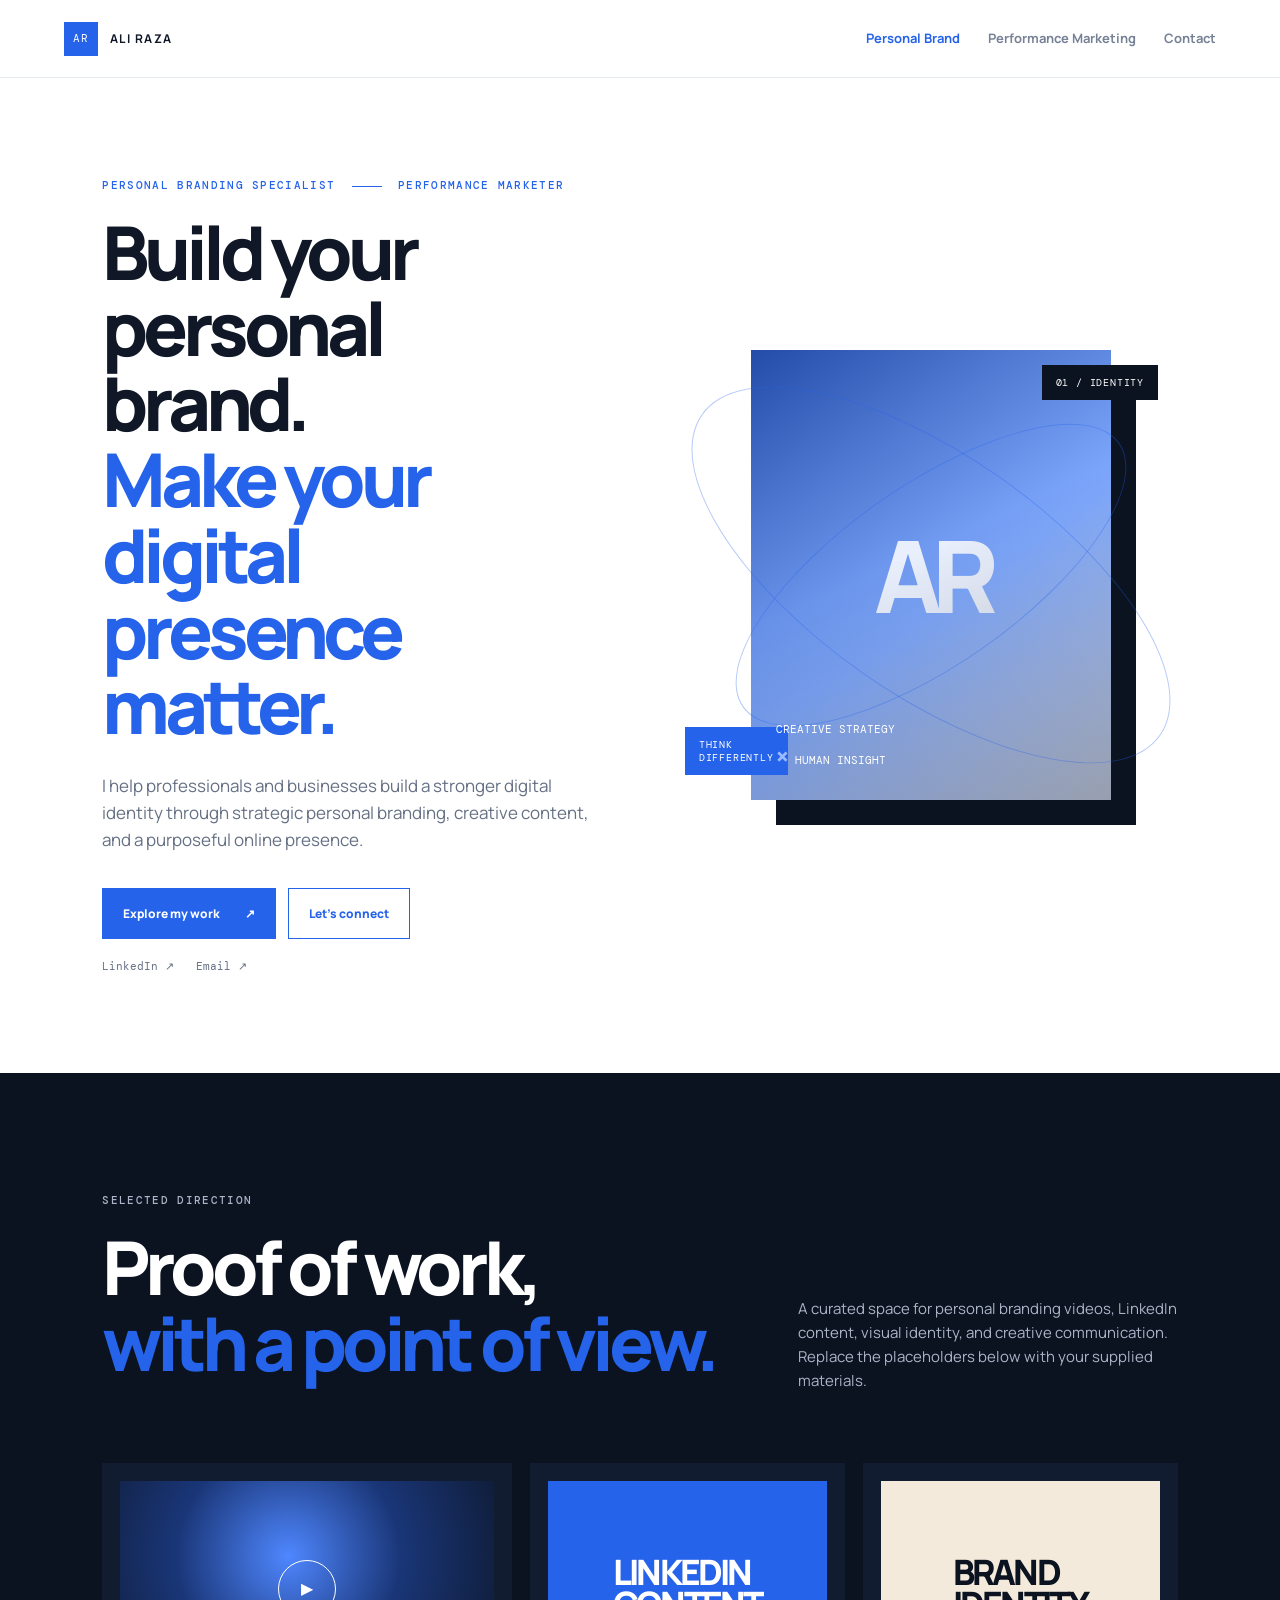
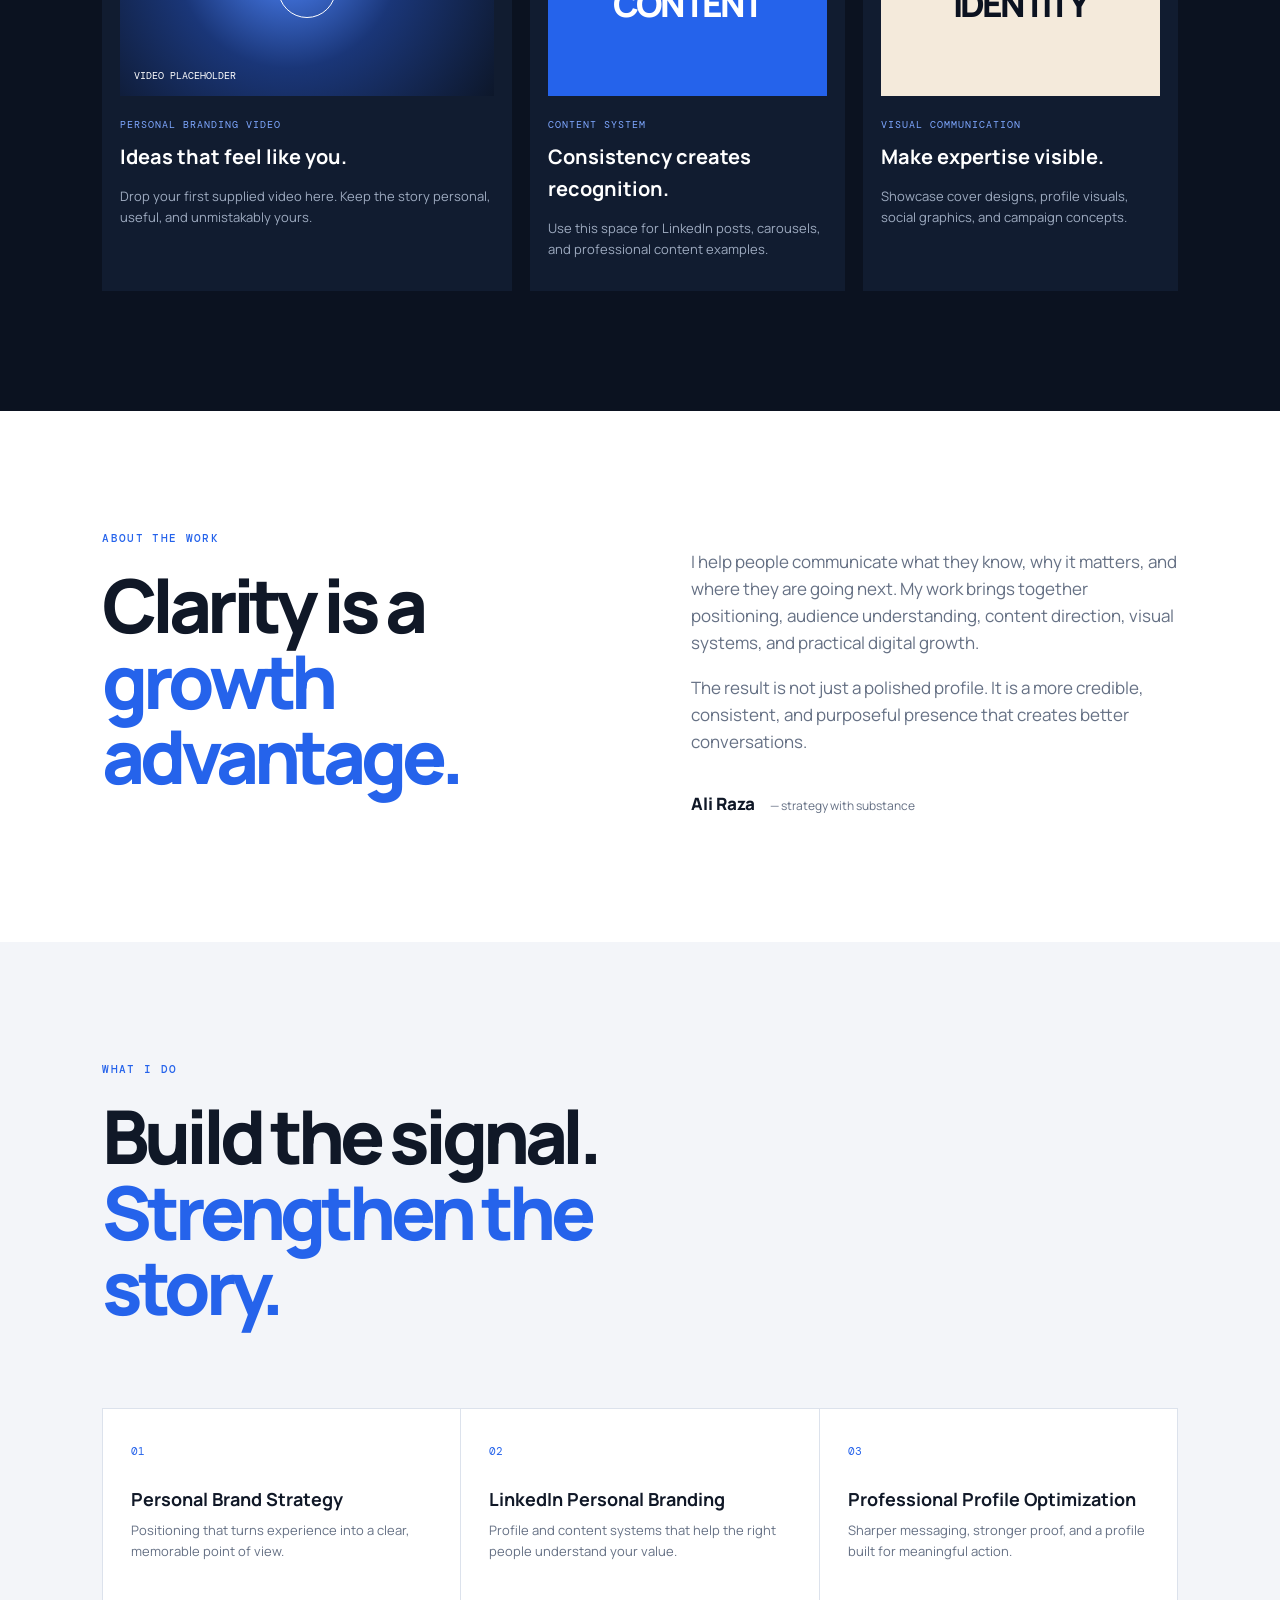
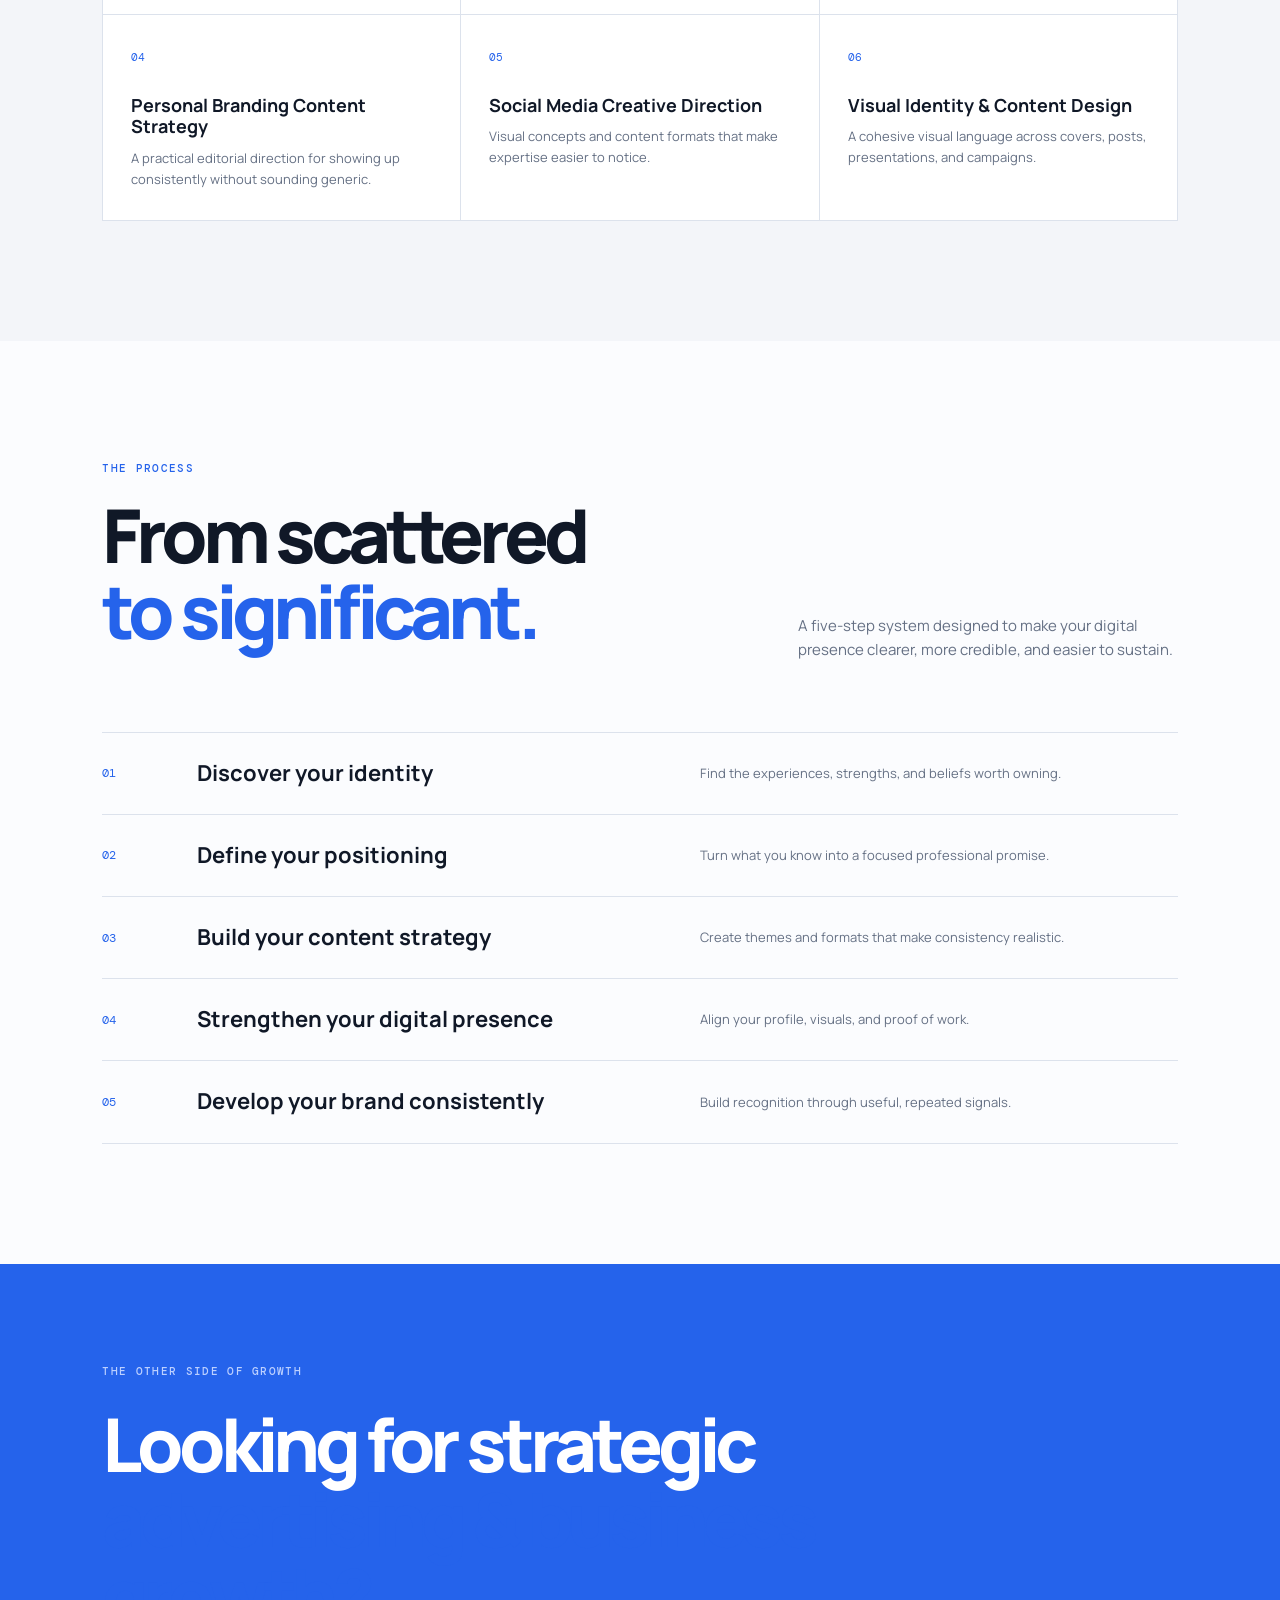
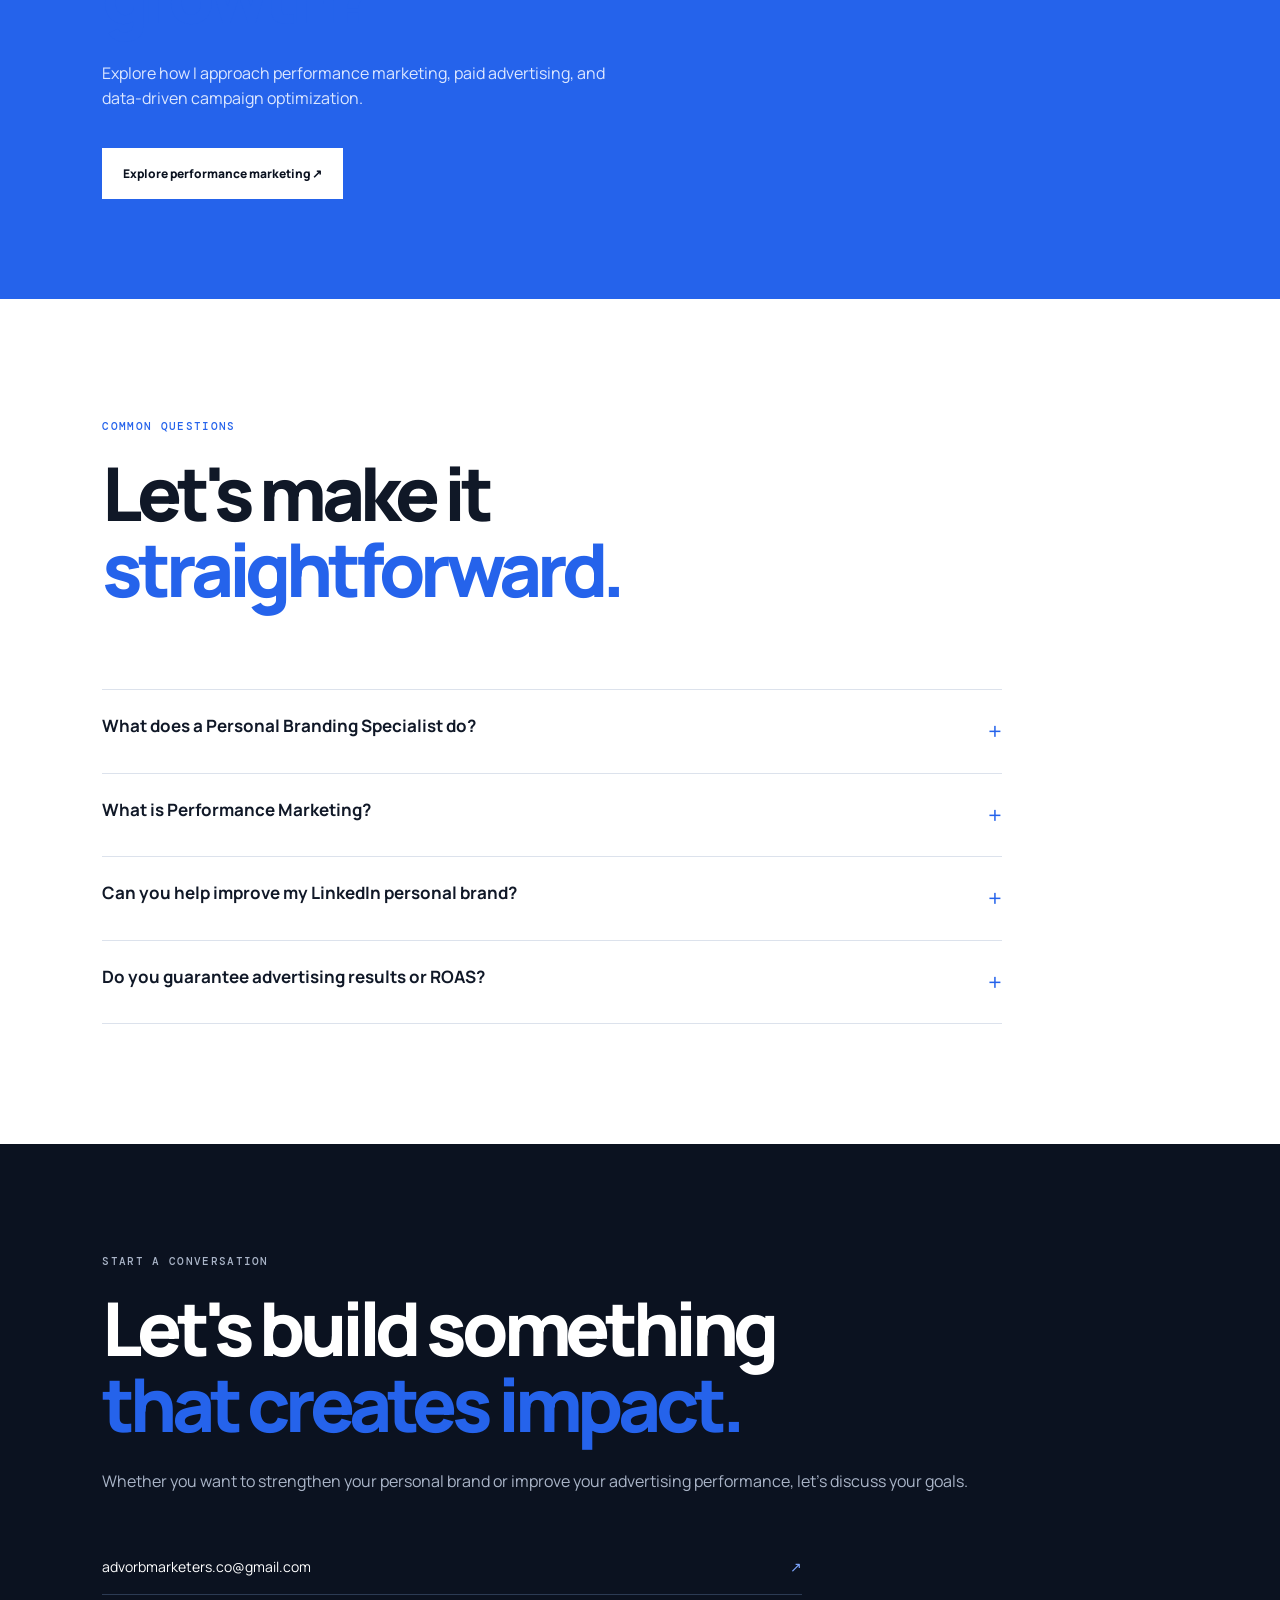
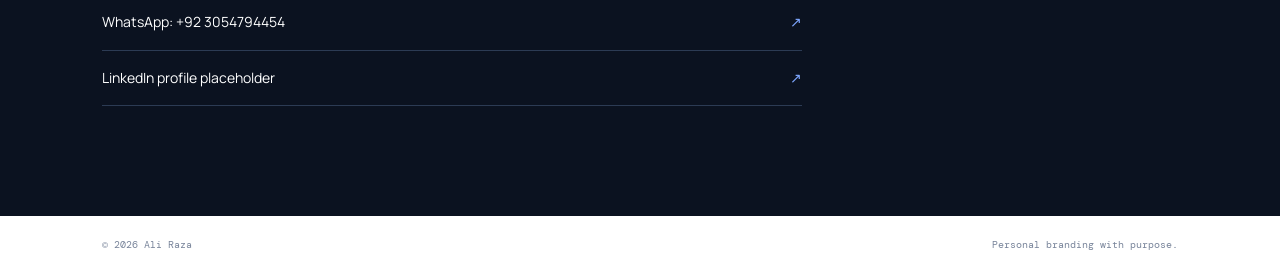
<file: index.html>
<!doctype html>
<html lang="en">
<head>
  <meta charset="utf-8">
  <meta name="viewport" content="width=device-width, initial-scale=1">
  <title>Ali Raza — Personal Branding Specialist</title>
  <meta name="description" content="Ali Raza helps professionals build stronger digital identities through personal branding, creative content, and purposeful online presence.">
  <meta property="og:title" content="Ali Raza — Personal Branding Specialist">
  <meta property="og:description" content="Build your personal brand. Make your digital presence matter.">
  <meta property="og:type" content="website">
  <link rel="preconnect" href="https://fonts.googleapis.com">
  <link rel="preconnect" href="https://fonts.gstatic.com" crossorigin>
  <link href="https://fonts.googleapis.com/css2?family=DM+Mono:wght@400;500&family=Manrope:wght@400;500;600;700;800&display=swap" rel="stylesheet">
  <link rel="stylesheet" href="styles.css">
</head>
<body>
  <header class="site-header"><a class="logo" href="index.html"><span>AR</span><b>ALI RAZA</b></a><button class="menu-toggle" aria-label="Open menu">☰</button><nav class="nav"><a class="active" href="index.html">Personal Brand</a><a href="performance.html">Performance Marketing</a><a href="#contact">Contact</a></nav></header>
  <main>
    <section class="hero section-grid" id="top"><div class="hero-copy reveal"><p class="eyebrow">PERSONAL BRANDING SPECIALIST <i></i> PERFORMANCE MARKETER</p><h1>Build your personal brand.<br><em>Make your digital presence matter.</em></h1><p class="lede">I help professionals and businesses build a stronger digital identity through strategic personal branding, creative content, and a purposeful online presence.</p><div class="actions"><a class="btn btn-primary" href="#work">Explore my work <span>↗</span></a><a class="btn btn-ghost" href="#contact">Let's connect</a></div><div class="socials"><a href="https://www.linkedin.com" target="_blank" rel="noreferrer">LinkedIn ↗</a><a href="mailto:advorbmarketers.co@gmail.com">Email ↗</a></div></div><div class="hero-art reveal"><div class="portrait"><div class="portrait-initials">AR</div><span class="portrait-label">CREATIVE STRATEGY<br><b>×</b> HUMAN INSIGHT</span></div><div class="orbit orbit-one"></div><div class="orbit orbit-two"></div><div class="floating-note note-one">01 / IDENTITY</div><div class="floating-note note-two">THINK<br>DIFFERENTLY</div></div></section>

    <section class="section dark-section" id="work"><div class="section-head reveal"><div><p class="eyebrow">SELECTED DIRECTION</p><h2>Proof of work,<br><em>with a point of view.</em></h2></div><p class="section-intro">A curated space for personal branding videos, LinkedIn content, visual identity, and creative communication. Replace the placeholders below with your supplied materials.</p></div><div class="work-grid"><article class="work-card work-video reveal"><div class="video-placeholder"><span class="play">▶</span><small>VIDEO PLACEHOLDER</small></div><div><p class="card-kicker">PERSONAL BRANDING VIDEO</p><h3>Ideas that feel like you.</h3><p>Drop your first supplied video here. Keep the story personal, useful, and unmistakably yours.</p></div></article><article class="work-card reveal"><div class="design-placeholder blue"><span>LINKEDIN<br>CONTENT</span></div><p class="card-kicker">CONTENT SYSTEM</p><h3>Consistency creates recognition.</h3><p>Use this space for LinkedIn posts, carousels, and professional content examples.</p></article><article class="work-card reveal"><div class="design-placeholder cream"><span>BRAND<br>IDENTITY</span></div><p class="card-kicker">VISUAL COMMUNICATION</p><h3>Make expertise visible.</h3><p>Showcase cover designs, profile visuals, social graphics, and campaign concepts.</p></article></div></section>

    <section class="section split-section"><div class="reveal"><p class="eyebrow">ABOUT THE WORK</p><h2>Clarity is a<br><em>growth advantage.</em></h2></div><div class="about-copy reveal"><p>I help people communicate what they know, why it matters, and where they are going next. My work brings together positioning, audience understanding, content direction, visual systems, and practical digital growth.</p><p>The result is not just a polished profile. It is a more credible, consistent, and purposeful presence that creates better conversations.</p><div class="signature">Ali Raza <span>— strategy with substance</span></div></div></section>

    <section class="section light-section"><div class="section-head reveal"><div><p class="eyebrow">WHAT I DO</p><h2>Build the signal.<br><em>Strengthen the story.</em></h2></div></div><div class="service-grid"> <article class="service reveal"><span>01</span><h3>Personal Brand Strategy</h3><p>Positioning that turns experience into a clear, memorable point of view.</p></article><article class="service reveal"><span>02</span><h3>LinkedIn Personal Branding</h3><p>Profile and content systems that help the right people understand your value.</p></article><article class="service reveal"><span>03</span><h3>Professional Profile Optimization</h3><p>Sharper messaging, stronger proof, and a profile built for meaningful action.</p></article><article class="service reveal"><span>04</span><h3>Personal Branding Content Strategy</h3><p>A practical editorial direction for showing up consistently without sounding generic.</p></article><article class="service reveal"><span>05</span><h3>Social Media Creative Direction</h3><p>Visual concepts and content formats that make expertise easier to notice.</p></article><article class="service reveal"><span>06</span><h3>Visual Identity & Content Design</h3><p>A cohesive visual language across covers, posts, presentations, and campaigns.</p></article></div></section>

    <section class="section process-section"><div class="section-head reveal"><div><p class="eyebrow">THE PROCESS</p><h2>From scattered<br><em>to significant.</em></h2></div><p class="section-intro">A five-step system designed to make your digital presence clearer, more credible, and easier to sustain.</p></div><div class="process-list"><div class="process-item reveal"><b>01</b><span>Discover your identity</span><small>Find the experiences, strengths, and beliefs worth owning.</small></div><div class="process-item reveal"><b>02</b><span>Define your positioning</span><small>Turn what you know into a focused professional promise.</small></div><div class="process-item reveal"><b>03</b><span>Build your content strategy</span><small>Create themes and formats that make consistency realistic.</small></div><div class="process-item reveal"><b>04</b><span>Strengthen your digital presence</span><small>Align your profile, visuals, and proof of work.</small></div><div class="process-item reveal"><b>05</b><span>Develop your brand consistently</span><small>Build recognition through useful, repeated signals.</small></div></div></section>

    <section class="bridge reveal"><p class="eyebrow">THE OTHER SIDE OF GROWTH</p><h2>Looking for strategic<br><em>advertising & business growth?</em></h2><p>Explore how I approach performance marketing, paid advertising, and data-driven campaign optimization.</p><a class="btn btn-light" href="performance.html">Explore performance marketing ↗</a></section>

    <section class="section faq-section" id="faq"><div class="section-head reveal"><div><p class="eyebrow">COMMON QUESTIONS</p><h2>Let's make it<br><em>straightforward.</em></h2></div></div><div class="faq-list"><details class="reveal"><summary>What does a Personal Branding Specialist do?</summary><p>Personal branding helps professionals communicate expertise, build credibility, and develop a strong digital identity through clear positioning, content, and visual communication.</p></details><details class="reveal"><summary>What is Performance Marketing?</summary><p>Performance marketing is measurable advertising focused on connecting strategy, creative, audience, and conversion outcomes. Campaigns are monitored and improved using data.</p></details><details class="reveal"><summary>Can you help improve my LinkedIn personal brand?</summary><p>Yes. Support can include profile positioning, content strategy, LinkedIn visuals, and a practical system for showing up consistently.</p></details><details class="reveal"><summary>Do you guarantee advertising results or ROAS?</summary><p>No. Performance depends on budget, offer, market conditions, audience, creative, and conversion experience. I focus on disciplined strategy, measurement, and optimization.</p></details></div></section>

    <section class="contact dark-section" id="contact"><div class="contact-inner reveal"><p class="eyebrow">START A CONVERSATION</p><h2>Let's build something<br><em>that creates impact.</em></h2><p>Whether you want to strengthen your personal brand or improve your advertising performance, let's discuss your goals.</p><div class="contact-links"><a href="mailto:advorbmarketers.co@gmail.com">advorbmarketers.co@gmail.com <span>↗</span></a><a href="https://wa.me/923054794454" target="_blank" rel="noreferrer">WhatsApp: +92 3054794454 <span>↗</span></a><a href="https://www.linkedin.com" target="_blank" rel="noreferrer">LinkedIn profile placeholder <span>↗</span></a></div></div></section>
  </main><footer><span>© 2026 Ali Raza</span><span>Personal branding with purpose.</span></footer><script src="script.js"></script>
</body></html>
</file>
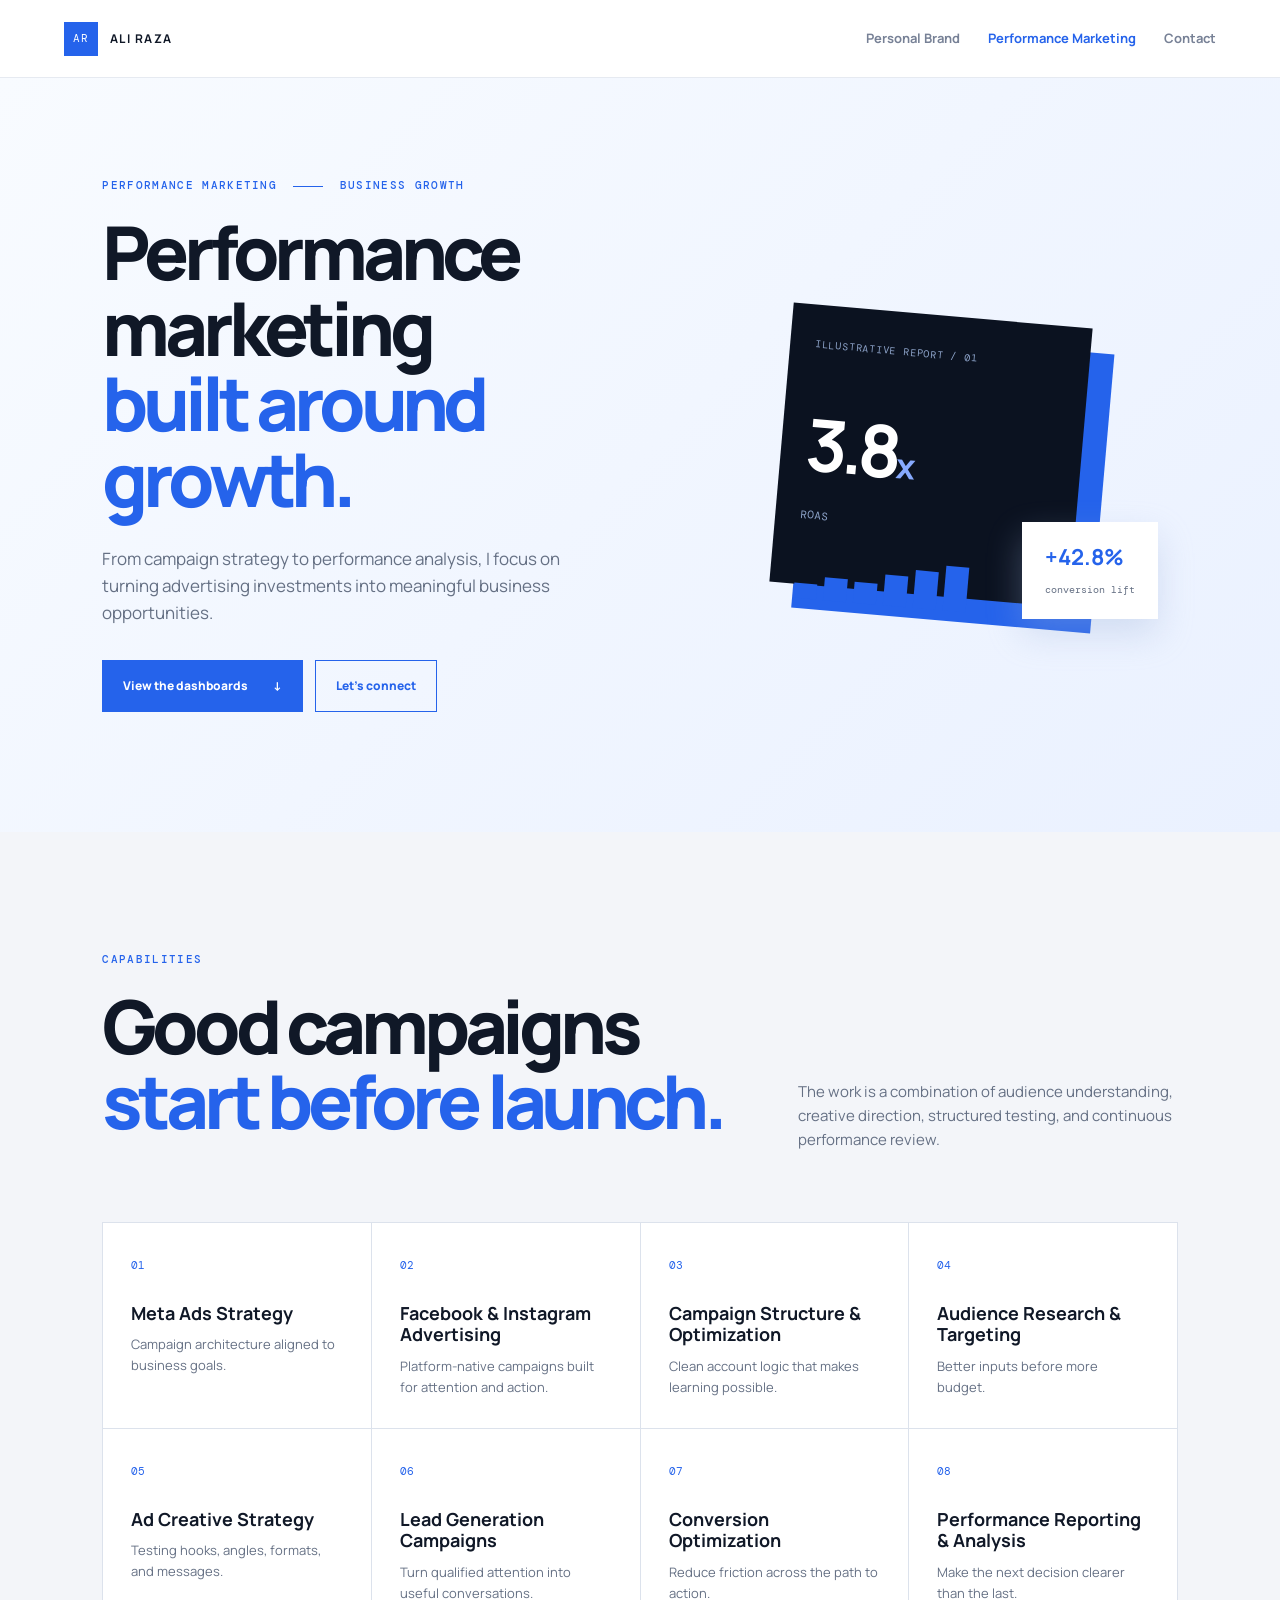
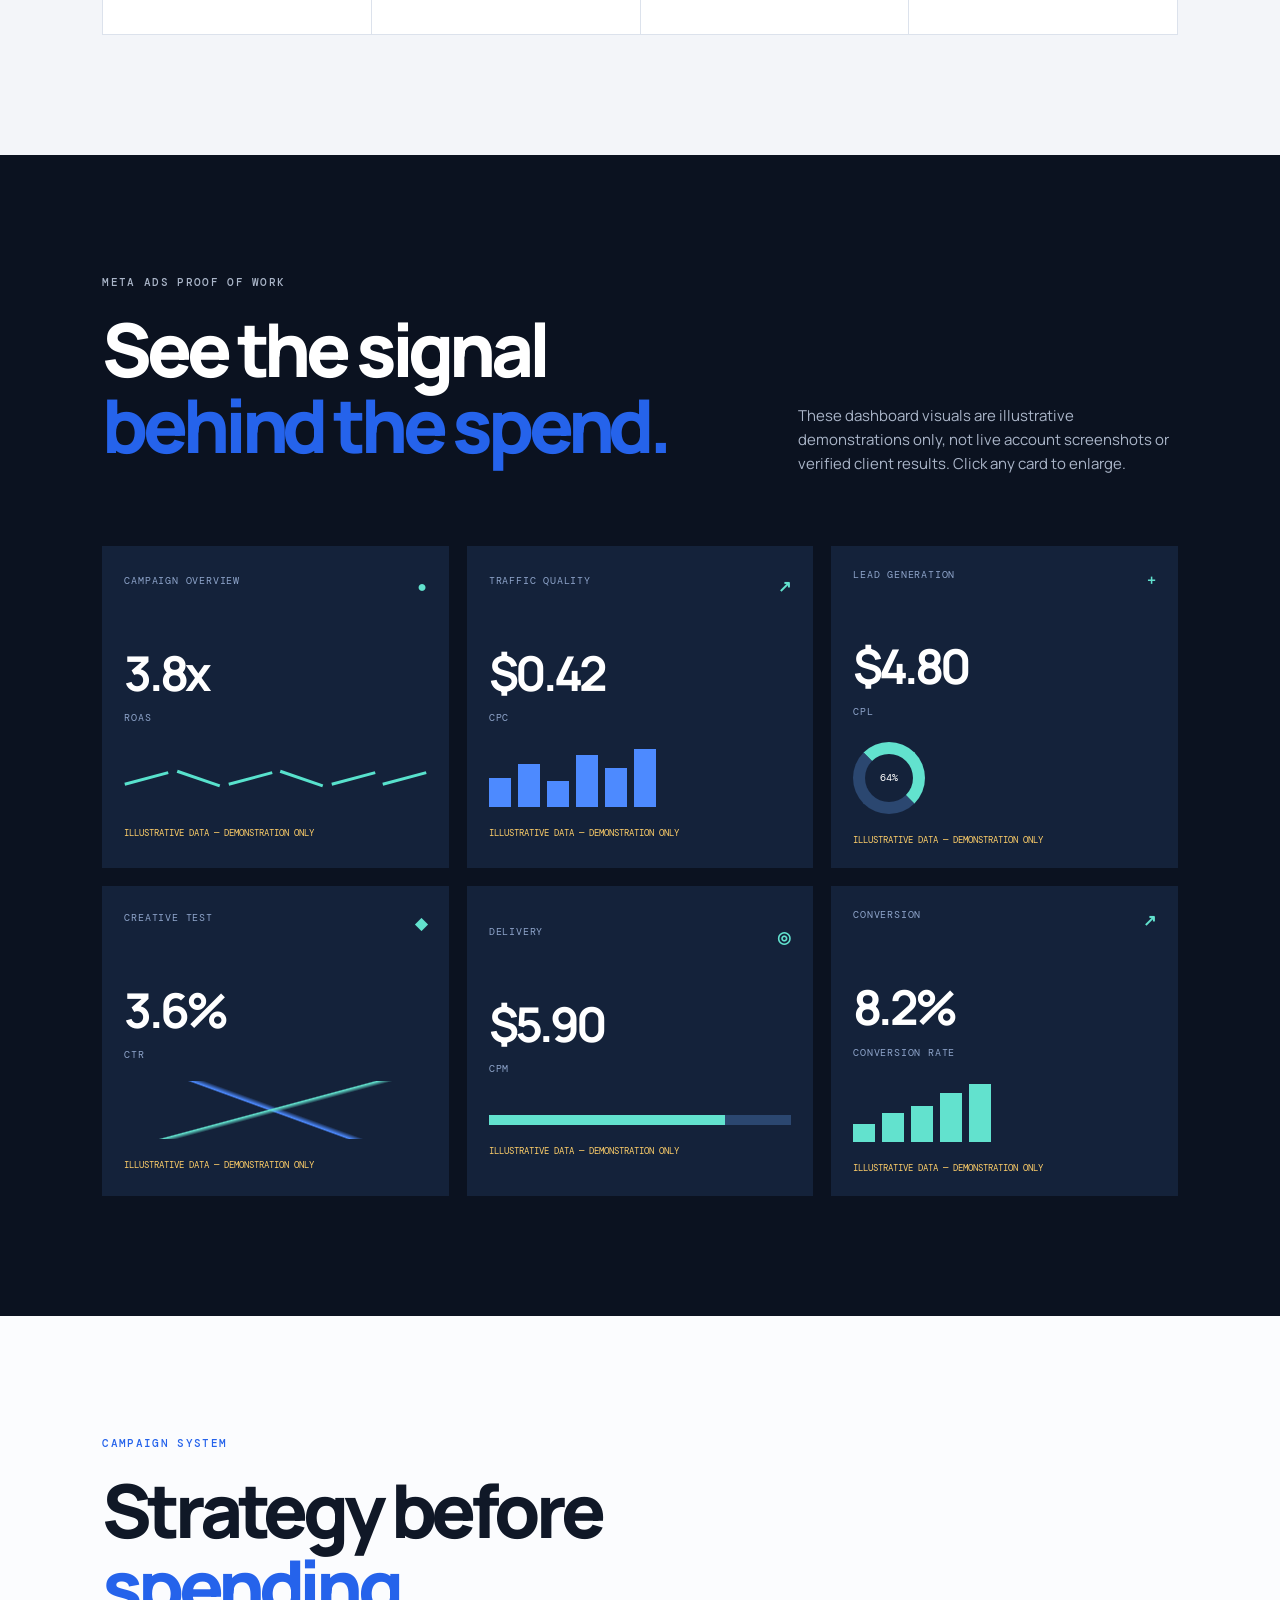
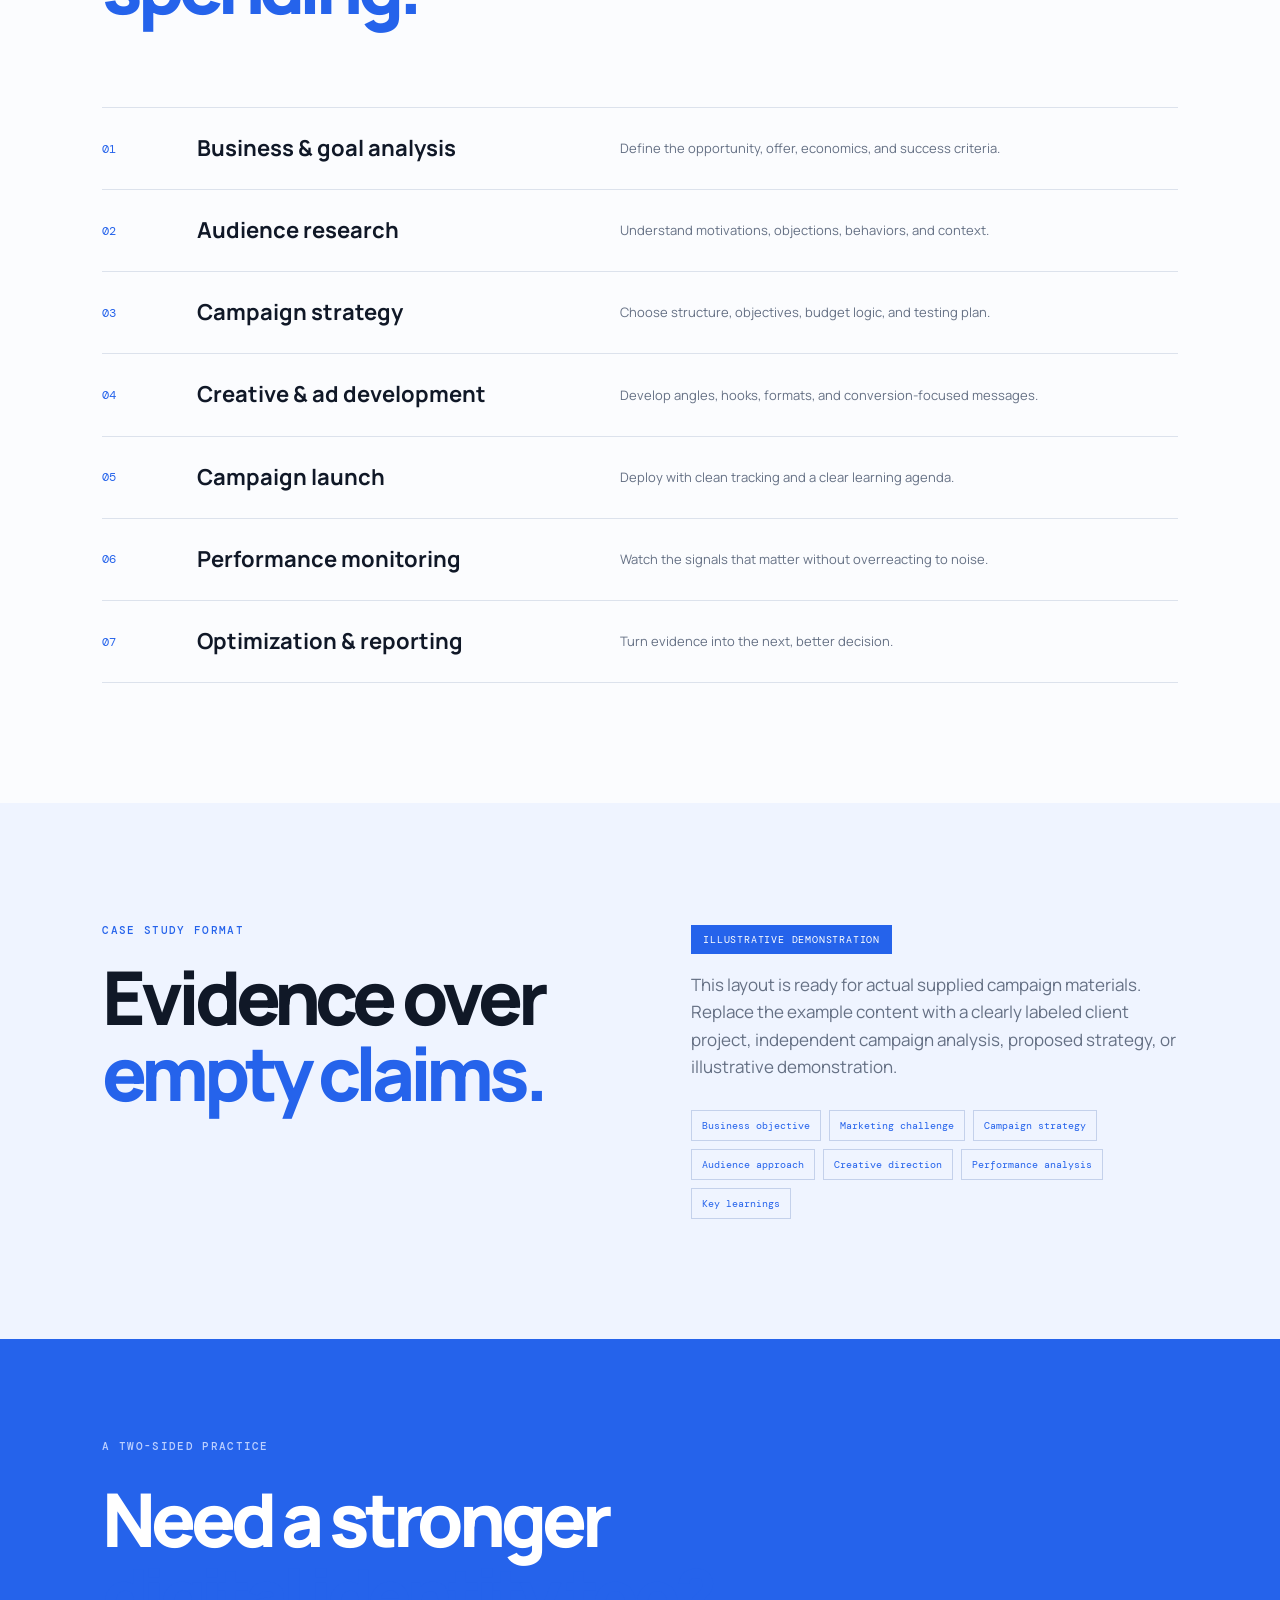
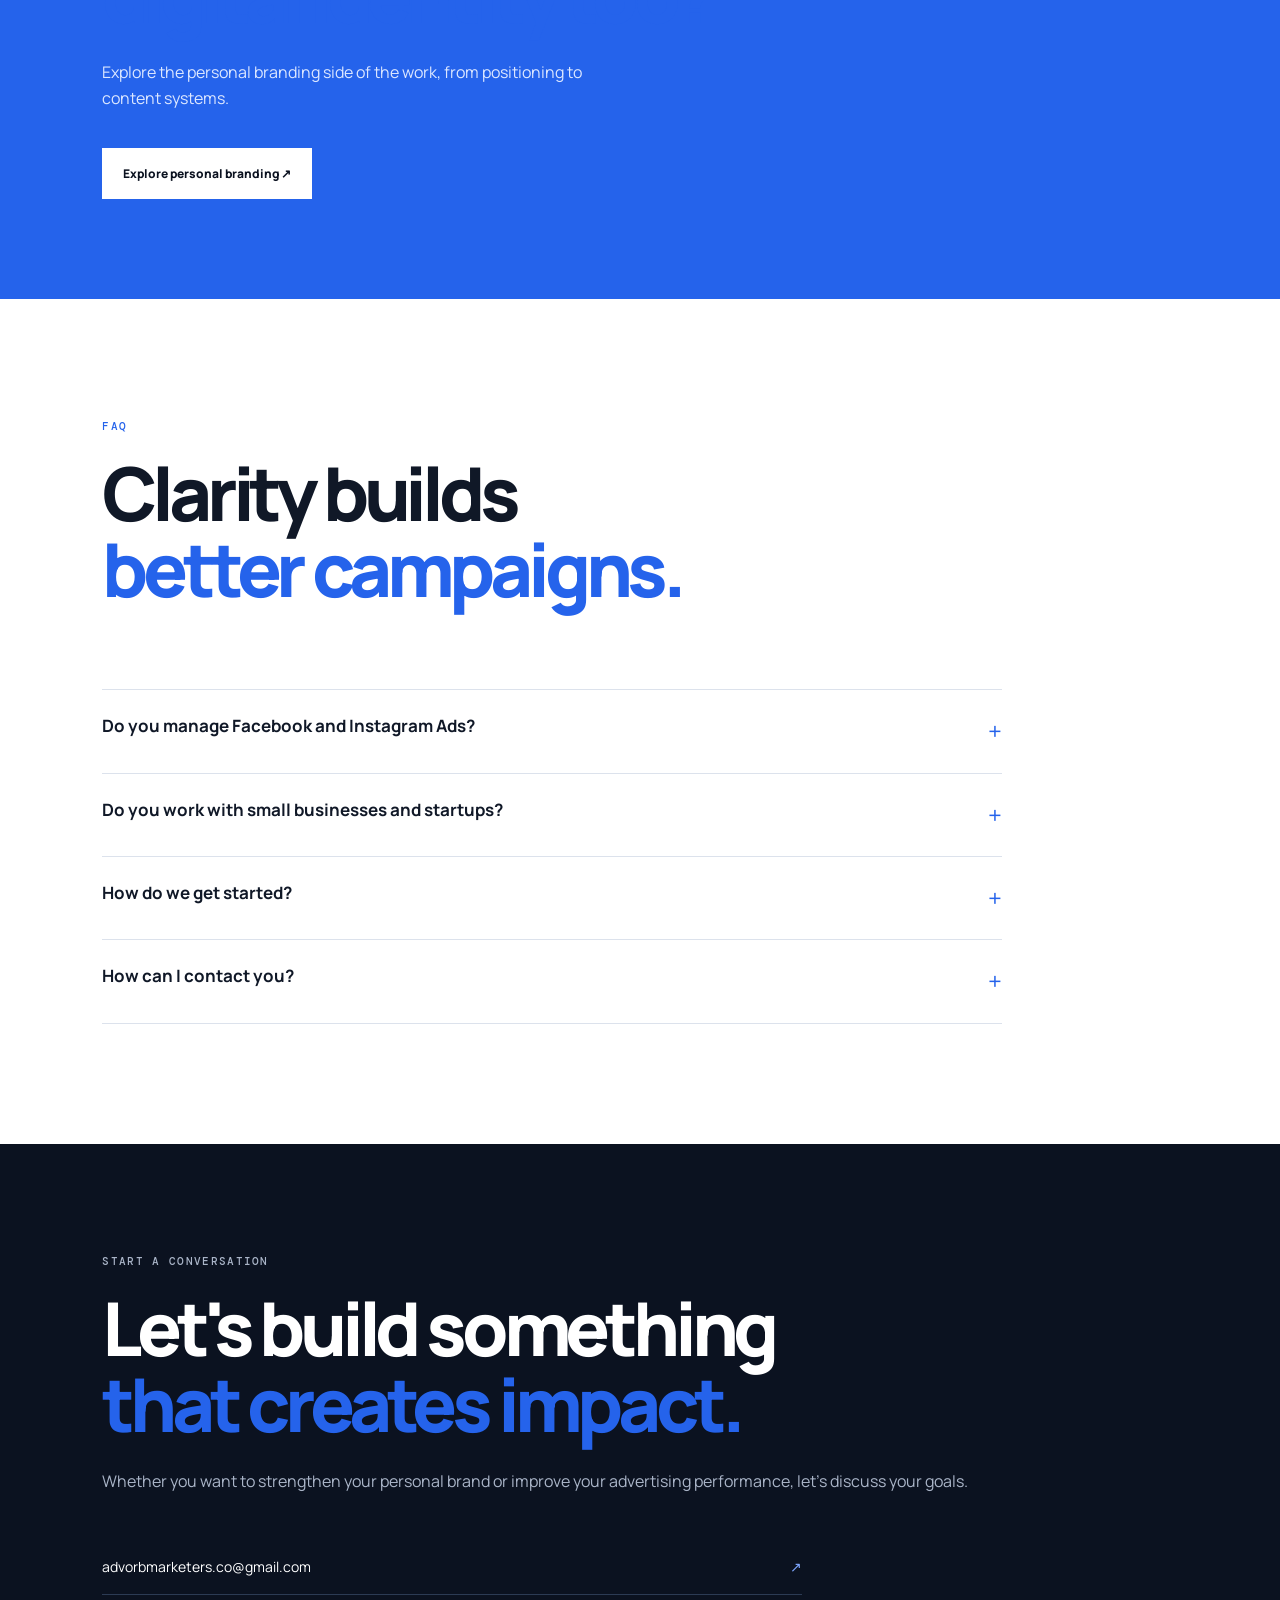
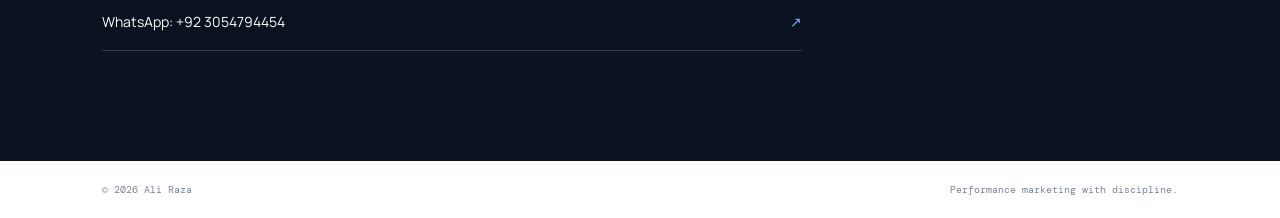
<file: performance.html>
<!doctype html>
<html lang="en"><head><meta charset="utf-8"><meta name="viewport" content="width=device-width, initial-scale=1"><title>Ali Raza — Performance Marketing</title><meta name="description" content="Performance marketing strategy, Meta Ads planning, creative testing, and data-driven optimization by Ali Raza."><meta property="og:title" content="Ali Raza — Performance Marketing"><meta property="og:description" content="Performance marketing built around business growth."><link rel="preconnect" href="https://fonts.googleapis.com"><link rel="preconnect" href="https://fonts.gstatic.com" crossorigin><link href="https://fonts.googleapis.com/css2?family=DM+Mono:wght@400;500&family=Manrope:wght@400;500;600;700;800&display=swap" rel="stylesheet"><link rel="stylesheet" href="styles.css"></head>
<body><header class="site-header"><a class="logo" href="index.html"><span>AR</span><b>ALI RAZA</b></a><button class="menu-toggle" aria-label="Open menu">☰</button><nav class="nav"><a href="index.html">Personal Brand</a><a class="active" href="performance.html">Performance Marketing</a><a href="index.html#contact">Contact</a></nav></header><main>
<section class="hero performance-hero section-grid"><div class="hero-copy reveal"><p class="eyebrow">PERFORMANCE MARKETING <i></i> BUSINESS GROWTH</p><h1>Performance marketing<br><em>built around growth.</em></h1><p class="lede">From campaign strategy to performance analysis, I focus on turning advertising investments into meaningful business opportunities.</p><div class="actions"><a class="btn btn-primary" href="#dashboards">View the dashboards <span>↓</span></a><a class="btn btn-ghost" href="index.html#contact">Let's connect</a></div></div><div class="metric-art reveal"><div class="metric-main"><small>ILLUSTRATIVE REPORT / 01</small><strong>3.8<span>x</span></strong><label>ROAS</label><div class="mini-bars"><i style="height:35%"></i><i style="height:53%"></i><i style="height:48%"></i><i style="height:70%"></i><i style="height:86%"></i><i style="height:100%"></i></div></div><div class="metric-float"><b>+42.8%</b><span>conversion lift</span></div></div></section>
<section class="section light-section" id="expertise"><div class="section-head reveal"><div><p class="eyebrow">CAPABILITIES</p><h2>Good campaigns<br><em>start before launch.</em></h2></div><p class="section-intro">The work is a combination of audience understanding, creative direction, structured testing, and continuous performance review.</p></div><div class="service-grid eight"> <article class="service reveal"><span>01</span><h3>Meta Ads Strategy</h3><p>Campaign architecture aligned to business goals.</p></article><article class="service reveal"><span>02</span><h3>Facebook & Instagram Advertising</h3><p>Platform-native campaigns built for attention and action.</p></article><article class="service reveal"><span>03</span><h3>Campaign Structure & Optimization</h3><p>Clean account logic that makes learning possible.</p></article><article class="service reveal"><span>04</span><h3>Audience Research & Targeting</h3><p>Better inputs before more budget.</p></article><article class="service reveal"><span>05</span><h3>Ad Creative Strategy</h3><p>Testing hooks, angles, formats, and messages.</p></article><article class="service reveal"><span>06</span><h3>Lead Generation Campaigns</h3><p>Turn qualified attention into useful conversations.</p></article><article class="service reveal"><span>07</span><h3>Conversion Optimization</h3><p>Reduce friction across the path to action.</p></article><article class="service reveal"><span>08</span><h3>Performance Reporting & Analysis</h3><p>Make the next decision clearer than the last.</p></article></div></section>
<section class="section dark-section" id="dashboards"><div class="section-head reveal"><div><p class="eyebrow">META ADS PROOF OF WORK</p><h2>See the signal<br><em>behind the spend.</em></h2></div><p class="section-intro">These dashboard visuals are illustrative demonstrations only, not live account screenshots or verified client results. Click any card to enlarge.</p></div><div class="dashboard-grid"><button class="dashboard-card reveal" data-lightbox="ROAS 3.8x"><div class="dash-top"><span>CAMPAIGN OVERVIEW</span><b>●</b></div><strong>3.8x</strong><small>ROAS</small><div class="chart line-chart"><i></i><i></i><i></i><i></i><i></i><i></i></div><em>ILLUSTRATIVE DATA — DEMONSTRATION ONLY</em></button><button class="dashboard-card reveal" data-lightbox="CPC $0.42"><div class="dash-top"><span>TRAFFIC QUALITY</span><b>↗</b></div><strong>$0.42</strong><small>CPC</small><div class="chart bars"><i style="height:50%"></i><i style="height:75%"></i><i style="height:45%"></i><i style="height:90%"></i><i style="height:68%"></i><i style="height:100%"></i></div><em>ILLUSTRATIVE DATA — DEMONSTRATION ONLY</em></button><button class="dashboard-card reveal" data-lightbox="CPL $4.80"><div class="dash-top"><span>LEAD GENERATION</span><b>+</b></div><strong>$4.80</strong><small>CPL</small><div class="donut"><span>64%</span></div><em>ILLUSTRATIVE DATA — DEMONSTRATION ONLY</em></button><button class="dashboard-card reveal" data-lightbox="CTR 3.6%"><div class="dash-top"><span>CREATIVE TEST</span><b>◆</b></div><strong>3.6%</strong><small>CTR</small><div class="spark"><i></i><i></i><i></i><i></i><i></i></div><em>ILLUSTRATIVE DATA — DEMONSTRATION ONLY</em></button><button class="dashboard-card reveal" data-lightbox="CPM $5.90"><div class="dash-top"><span>DELIVERY</span><b>◎</b></div><strong>$5.90</strong><small>CPM</small><div class="progress"><i></i></div><em>ILLUSTRATIVE DATA — DEMONSTRATION ONLY</em></button><button class="dashboard-card reveal" data-lightbox="Conversion Rate 8.2%"><div class="dash-top"><span>CONVERSION</span><b>↗</b></div><strong>8.2%</strong><small>CONVERSION RATE</small><div class="chart bars cyan"><i style="height:30%"></i><i style="height:50%"></i><i style="height:62%"></i><i style="height:84%"></i><i style="height:100%"></i></div><em>ILLUSTRATIVE DATA — DEMONSTRATION ONLY</em></button></div></section>
<section class="section process-section"><div class="section-head reveal"><div><p class="eyebrow">CAMPAIGN SYSTEM</p><h2>Strategy before<br><em>spending.</em></h2></div></div><div class="process-list campaign"><div class="process-item reveal"><b>01</b><span>Business & goal analysis</span><small>Define the opportunity, offer, economics, and success criteria.</small></div><div class="process-item reveal"><b>02</b><span>Audience research</span><small>Understand motivations, objections, behaviors, and context.</small></div><div class="process-item reveal"><b>03</b><span>Campaign strategy</span><small>Choose structure, objectives, budget logic, and testing plan.</small></div><div class="process-item reveal"><b>04</b><span>Creative & ad development</span><small>Develop angles, hooks, formats, and conversion-focused messages.</small></div><div class="process-item reveal"><b>05</b><span>Campaign launch</span><small>Deploy with clean tracking and a clear learning agenda.</small></div><div class="process-item reveal"><b>06</b><span>Performance monitoring</span><small>Watch the signals that matter without overreacting to noise.</small></div><div class="process-item reveal"><b>07</b><span>Optimization & reporting</span><small>Turn evidence into the next, better decision.</small></div></div></section>
<section class="section split-section case-study"><div class="reveal"><p class="eyebrow">CASE STUDY FORMAT</p><h2>Evidence over<br><em>empty claims.</em></h2></div><div class="about-copy reveal"><div class="case-label">ILLUSTRATIVE DEMONSTRATION</div><p>This layout is ready for actual supplied campaign materials. Replace the example content with a clearly labeled client project, independent campaign analysis, proposed strategy, or illustrative demonstration.</p><div class="case-points"><span>Business objective</span><span>Marketing challenge</span><span>Campaign strategy</span><span>Audience approach</span><span>Creative direction</span><span>Performance analysis</span><span>Key learnings</span></div></div></section>
<section class="bridge reveal"><p class="eyebrow">A TWO-SIDED PRACTICE</p><h2>Need a stronger<br><em>digital identity too?</em></h2><p>Explore the personal branding side of the work, from positioning to content systems.</p><a class="btn btn-light" href="index.html">Explore personal branding ↗</a></section>
<section class="section faq-section"><div class="section-head reveal"><div><p class="eyebrow">FAQ</p><h2>Clarity builds<br><em>better campaigns.</em></h2></div></div><div class="faq-list"><details class="reveal"><summary>Do you manage Facebook and Instagram Ads?</summary><p>Depending on the agreed project scope, services can include campaign strategy, setup, creative direction, optimization, and reporting for Meta Ads.</p></details><details class="reveal"><summary>Do you work with small businesses and startups?</summary><p>Yes. Strategies can be adapted to different business sizes, budgets, offers, and objectives.</p></details><details class="reveal"><summary>How do we get started?</summary><p>We begin with a conversation about your business, current marketing, goals, constraints, and the next practical step.</p></details><details class="reveal"><summary>How can I contact you?</summary><p>Email advorbmarketers.co@gmail.com or WhatsApp +92 3054794454. LinkedIn is available through the contact link.</p></details></div></section>
<section class="contact dark-section"><div class="contact-inner reveal"><p class="eyebrow">START A CONVERSATION</p><h2>Let's build something<br><em>that creates impact.</em></h2><p>Whether you want to strengthen your personal brand or improve your advertising performance, let's discuss your goals.</p><div class="contact-links"><a href="mailto:advorbmarketers.co@gmail.com">advorbmarketers.co@gmail.com <span>↗</span></a><a href="https://wa.me/923054794454" target="_blank" rel="noreferrer">WhatsApp: +92 3054794454 <span>↗</span></a></div></div></section></main><footer><span>© 2026 Ali Raza</span><span>Performance marketing with discipline.</span></footer><div class="lightbox" aria-hidden="true"><button class="lightbox-close" aria-label="Close">×</button><div class="lightbox-content"><p class="eyebrow">ILLUSTRATIVE DASHBOARD</p><h2></h2><p>Demonstration visual only. Replace with actual anonymized reporting evidence when available.</p></div></div><script src="script.js"></script></body></html>
</file>
<file: styles.css>
:root{--blue:#2563eb;--navy:#0b1220;--ink:#101827;--muted:#657084;--light:#f3f5f9;--line:#dce2ec;--white:#fff;--mono:'DM Mono',monospace;--sans:'Manrope',sans-serif}*{box-sizing:border-box}html{scroll-behavior:smooth}body{margin:0;background:var(--white);color:var(--ink);font-family:var(--sans);line-height:1.6}a{color:inherit;text-decoration:none}button{font:inherit}::selection{background:var(--blue);color:white}.site-header{height:78px;display:flex;align-items:center;justify-content:space-between;padding:0 5vw;border-bottom:1px solid rgba(220,226,236,.7);background:rgba(255,255,255,.92);backdrop-filter:blur(16px);position:sticky;top:0;z-index:10}.logo{display:flex;gap:12px;align-items:center;font-size:12px;letter-spacing:.12em}.logo span{display:grid;place-items:center;width:34px;height:34px;background:var(--blue);color:white;font-family:var(--mono);font-size:11px}.nav{display:flex;gap:28px;font-size:13px;font-weight:700}.nav a{color:#778196;transition:.2s}.nav a:hover,.nav .active{color:var(--blue)}.menu-toggle{display:none;border:0;background:none;font-size:24px}.section{padding:120px 8vw}.section-grid{display:grid;grid-template-columns:1fr 1fr;gap:7vw;padding:100px 8vw;min-height:650px;align-items:center}.hero{overflow:hidden}.eyebrow{font:500 11px var(--mono);letter-spacing:.12em;color:var(--blue);margin:0 0 22px}.eyebrow i{display:inline-block;width:30px;height:1px;background:currentColor;vertical-align:middle;margin:0 8px}.hero h1,.section h2,.bridge h2,.contact h2{font-size:clamp(42px,5.8vw,86px);line-height:1.02;letter-spacing:-.07em;margin:0 0 28px;font-weight:800}.hero h1 em,.section h2 em,.bridge h2 em,.contact h2 em{font-style:normal;color:var(--blue)}.lede{max-width:540px;color:var(--muted);font-size:17px}.actions{display:flex;gap:12px;flex-wrap:wrap;margin:34px 0 20px}.btn{display:inline-flex;align-items:center;gap:25px;padding:15px 20px;border:1px solid var(--blue);font-size:12px;font-weight:800;transition:.25s}.btn-primary{background:var(--blue);color:white}.btn-primary:hover{background:var(--navy);border-color:var(--navy);transform:translateY(-2px)}.btn-ghost{color:var(--blue)}.btn-ghost:hover{background:#edf3ff}.btn-light{background:white;color:var(--navy);border-color:white}.btn-light:hover{background:transparent;color:white}.socials{display:flex;gap:22px;font:11px var(--mono);color:var(--muted)}.hero-art{height:500px;position:relative;display:grid;place-items:center}.portrait{width:min(360px,75%);aspect-ratio:4/5;background:linear-gradient(145deg,#234ca9,#80aaff 55%,#e8efff);position:relative;overflow:hidden;box-shadow:25px 25px 0 var(--navy)}.portrait:after{content:'';position:absolute;inset:0;background:linear-gradient(155deg,transparent 45%,rgba(11,18,32,.36));mix-blend-mode:multiply}.portrait-initials{position:absolute;inset:0;display:grid;place-items:center;color:white;font-size:100px;font-weight:800;letter-spacing:-.1em;opacity:.85}.portrait-label{position:absolute;z-index:1;bottom:25px;left:25px;color:white;font:11px var(--mono);line-height:1.8}.portrait-label b{font-size:20px;color:#9dbcff}.orbit{position:absolute;border:1px solid rgba(37,99,235,.35);border-radius:50%;width:460px;height:180px;transform:rotate(-35deg)}.orbit-two{width:560px;height:240px;transform:rotate(35deg)}.floating-note{position:absolute;background:var(--navy);color:white;padding:11px 14px;font:10px var(--mono);letter-spacing:.08em}.note-one{top:8%;right:4%}.note-two{bottom:10%;left:0;background:var(--blue)}.dark-section{background:var(--navy);color:white}.dark-section .section-intro,.dark-section p{color:#aab5c8}.section-head{display:flex;justify-content:space-between;gap:40px;align-items:end;margin-bottom:55px}.section-head>div{max-width:650px}.section-intro{max-width:380px;color:var(--muted);font-size:15px}.work-grid{display:grid;grid-template-columns:1.3fr 1fr 1fr;gap:18px}.work-card{background:#111c30;padding:18px;min-height:380px}.work-card h3{margin:10px 0 5px;font-size:20px}.work-card p{font-size:13px;color:#9eabc0}.video-placeholder,.design-placeholder{height:215px;display:grid;place-items:center;margin-bottom:22px;position:relative}.video-placeholder{background:radial-gradient(circle at 45% 35%,#4f87ff,#1a3678 45%,#0d172a)}.video-placeholder small{position:absolute;bottom:14px;left:14px;font:10px var(--mono)}.play{width:58px;height:58px;display:grid;place-items:center;border:1px solid white;border-radius:50%;font-size:16px}.design-placeholder{font-size:35px;font-weight:800;line-height:.9;letter-spacing:-.08em}.design-placeholder.blue{background:var(--blue);color:white}.design-placeholder.cream{background:#f4eadb;color:var(--navy)}.card-kicker{font:10px var(--mono)!important;color:#7ea7ff!important;letter-spacing:.1em}.split-section{display:grid;grid-template-columns:1fr 1fr;gap:8vw}.about-copy{max-width:560px;color:var(--muted);font-size:17px}.signature{color:var(--ink);font-weight:800;margin-top:35px}.signature span{font-weight:400;color:var(--muted);font-size:12px;margin-left:12px}.light-section{background:var(--light)}.service-grid{display:grid;grid-template-columns:repeat(3,1fr);gap:1px;background:var(--line);border:1px solid var(--line)}.service{background:var(--white);padding:28px;min-height:205px;transition:.25s}.service:hover{background:#edf3ff;transform:translateY(-3px)}.service span{font:11px var(--mono);color:var(--blue)}.service h3{font-size:18px;line-height:1.2;margin:26px 0 10px}.service p{color:var(--muted);font-size:13px;margin:0}.process-section{background:#fbfcfe}.process-list{border-top:1px solid var(--line)}.process-item{display:grid;grid-template-columns:70px 1fr 1fr;gap:25px;align-items:center;padding:23px 0;border-bottom:1px solid var(--line)}.process-item b{font:12px var(--mono);color:var(--blue)}.process-item span{font-size:22px;font-weight:700}.process-item small{color:var(--muted);font-size:13px}.bridge{background:var(--blue);color:white;padding:100px 8vw}.bridge .eyebrow{color:#bcd0ff}.bridge h2{max-width:850px}.bridge p{max-width:520px;color:#dce7ff;margin-bottom:28px}.bridge .btn-light{margin-top:8px}.faq-list{max-width:900px;border-top:1px solid var(--line)}details{border-bottom:1px solid var(--line);padding:22px 0}summary{cursor:pointer;list-style:none;font-weight:700;font-size:17px;display:flex;justify-content:space-between}summary::-webkit-details-marker{display:none}summary:after{content:'+';color:var(--blue);font-size:24px;font-weight:400}details[open] summary:after{content:'−'}details p{max-width:700px;color:var(--muted);margin:15px 0 0;font-size:14px}.contact{padding:110px 8vw}.contact-inner{max-width:900px}.contact h2{color:white}.contact-links{display:grid;max-width:700px;margin-top:45px}.contact-links a{padding:16px 0;border-bottom:1px solid #2c3b54;color:white;display:flex;justify-content:space-between;font-size:14px}.contact-links a:hover{color:#a9c3ff}.contact-links span{color:#7ea7ff}footer{display:flex;justify-content:space-between;padding:22px 8vw;font:10px var(--mono);color:#78849a}.performance-hero{background:linear-gradient(135deg,#f8fbff,#eaf1ff)}.metric-art{height:390px;position:relative;display:grid;place-items:center}.metric-main{width:300px;height:280px;background:var(--navy);color:white;padding:25px;box-shadow:24px 24px 0 var(--blue);transform:rotate(5deg)}.metric-main small,.dashboard-card small,.dash-top span{font:10px var(--mono);letter-spacing:.08em;color:#8ea4ca}.metric-main strong{font-size:72px;display:block;margin-top:30px;letter-spacing:-.08em}.metric-main strong span{font-size:35px;color:#87aaff}.metric-main label{font:11px var(--mono);color:#8ea4ca}.mini-bars{display:flex;gap:7px;height:45px;align-items:end;margin-top:28px}.mini-bars i{display:block;width:23px;background:var(--blue)}.metric-float{position:absolute;right:4%;bottom:8%;background:white;padding:18px 23px;box-shadow:0 15px 35px #9bb1d955}.metric-float b{display:block;color:var(--blue);font-size:22px}.metric-float span{font:10px var(--mono);color:var(--muted)}.dashboard-grid{display:grid;grid-template-columns:repeat(3,1fr);gap:18px}.dashboard-card{border:0;text-align:left;background:#14223a;color:white;padding:22px;min-height:280px;cursor:pointer;transition:.25s}.dashboard-card:hover{background:#1a3155;transform:translateY(-5px)}.dash-top{display:flex;justify-content:space-between;color:#87aaff}.dash-top b{color:#62e2ce}.dashboard-card strong{display:block;font-size:48px;letter-spacing:-.08em;margin-top:35px}.dashboard-card>small{display:block}.dashboard-card em{display:block;margin-top:20px;color:#ffcf69;font:9px var(--mono);font-style:normal;line-height:1.4}.chart{height:58px;margin-top:25px;display:flex;gap:7px;align-items:end}.bars i{background:#4d8aff;width:22px;display:block}.line-chart{align-items:center}.line-chart i{height:3px;background:#58e2cd;display:block;flex:1;transform:rotate(-15deg)}.line-chart i:nth-child(2),.line-chart i:nth-child(4){transform:rotate(19deg)}.donut{width:72px;height:72px;border:12px solid #2b4770;border-right-color:#62e2ce;border-top-color:#62e2ce;border-radius:50%;display:grid;place-items:center;margin-top:24px}.donut span{font:10px var(--mono)}.spark{height:58px;margin-top:20px;background:linear-gradient(165deg,transparent 48%,#62e2ce 49%,transparent 52%),linear-gradient(20deg,transparent 48%,#4d8aff 49%,transparent 52%)}.progress{height:10px;background:#2b4770;margin-top:40px}.progress i{display:block;width:78%;height:100%;background:#62e2ce}.cyan i{background:#62e2ce}.eight{grid-template-columns:repeat(4,1fr)}.campaign .process-item{grid-template-columns:70px 1fr 1.4fr}.case-study{background:#eff4ff}.case-label{display:inline-block;background:var(--blue);color:white;padding:8px 12px;font:10px var(--mono);letter-spacing:.08em}.case-points{display:flex;flex-wrap:wrap;gap:8px;margin-top:30px}.case-points span{border:1px solid #c4d1eb;padding:8px 10px;font:10px var(--mono);color:var(--blue)}.lightbox{position:fixed;inset:0;background:rgba(6,12,24,.85);display:none;place-items:center;z-index:20;padding:20px}.lightbox.open{display:grid}.lightbox-content{background:white;color:var(--navy);padding:55px;max-width:650px;width:100%;box-shadow:20px 20px 0 var(--blue)}.lightbox-content h2{font-size:55px;letter-spacing:-.06em;margin:0}.lightbox-content p:last-child{color:var(--muted)}.lightbox-close{position:absolute;top:25px;right:30px;border:0;background:none;color:white;font-size:38px;cursor:pointer}.reveal{opacity:0;transform:translateY(20px);transition:opacity .7s ease,transform .7s ease}.reveal.visible{opacity:1;transform:none}
@media(max-width:800px){.site-header{padding:0 5vw}.menu-toggle{display:block;color:var(--navy)}.nav{display:none;position:absolute;top:78px;left:0;right:0;background:white;padding:20px 5vw;flex-direction:column;gap:18px;border-bottom:1px solid var(--line)}.nav.open{display:flex}.section-grid,.split-section{grid-template-columns:1fr;padding:75px 6vw;min-height:0}.hero-art{height:400px}.section{padding:80px 6vw}.section-head{display:block}.section-intro{margin-top:25px}.work-grid,.dashboard-grid{grid-template-columns:1fr}.service-grid,.eight{grid-template-columns:1fr 1fr}.process-item,.campaign .process-item{grid-template-columns:45px 1fr;gap:12px}.process-item small{grid-column:2}.hero h1,.section h2,.bridge h2,.contact h2{font-size:clamp(40px,12vw,64px)}.portrait{width:280px}.contact{padding:80px 6vw}.metric-art{height:320px}.metric-main{transform:rotate(3deg)}footer{padding:20px 6vw;display:block}footer span+span{display:block;margin-top:8px}.lightbox-content{padding:35px}.lightbox-content h2{font-size:42px}}
@media(max-width:480px){.service-grid{grid-template-columns:1fr}.hero-art{height:350px}.orbit{width:330px}.orbit-two{width:390px}.floating-note{font-size:8px}.metric-main{width:255px;height:250px}.metric-main strong{font-size:58px}.metric-float{right:0}.work-card{min-height:0}}

@media(max-width:800px){.site-header .menu-toggle{display:block}.site-header .nav{display:none}.site-header .nav.open{display:flex}.site-header{min-height:78px}.hero-copy{order:1}.hero-art,.metric-art{order:2}}
</file>
